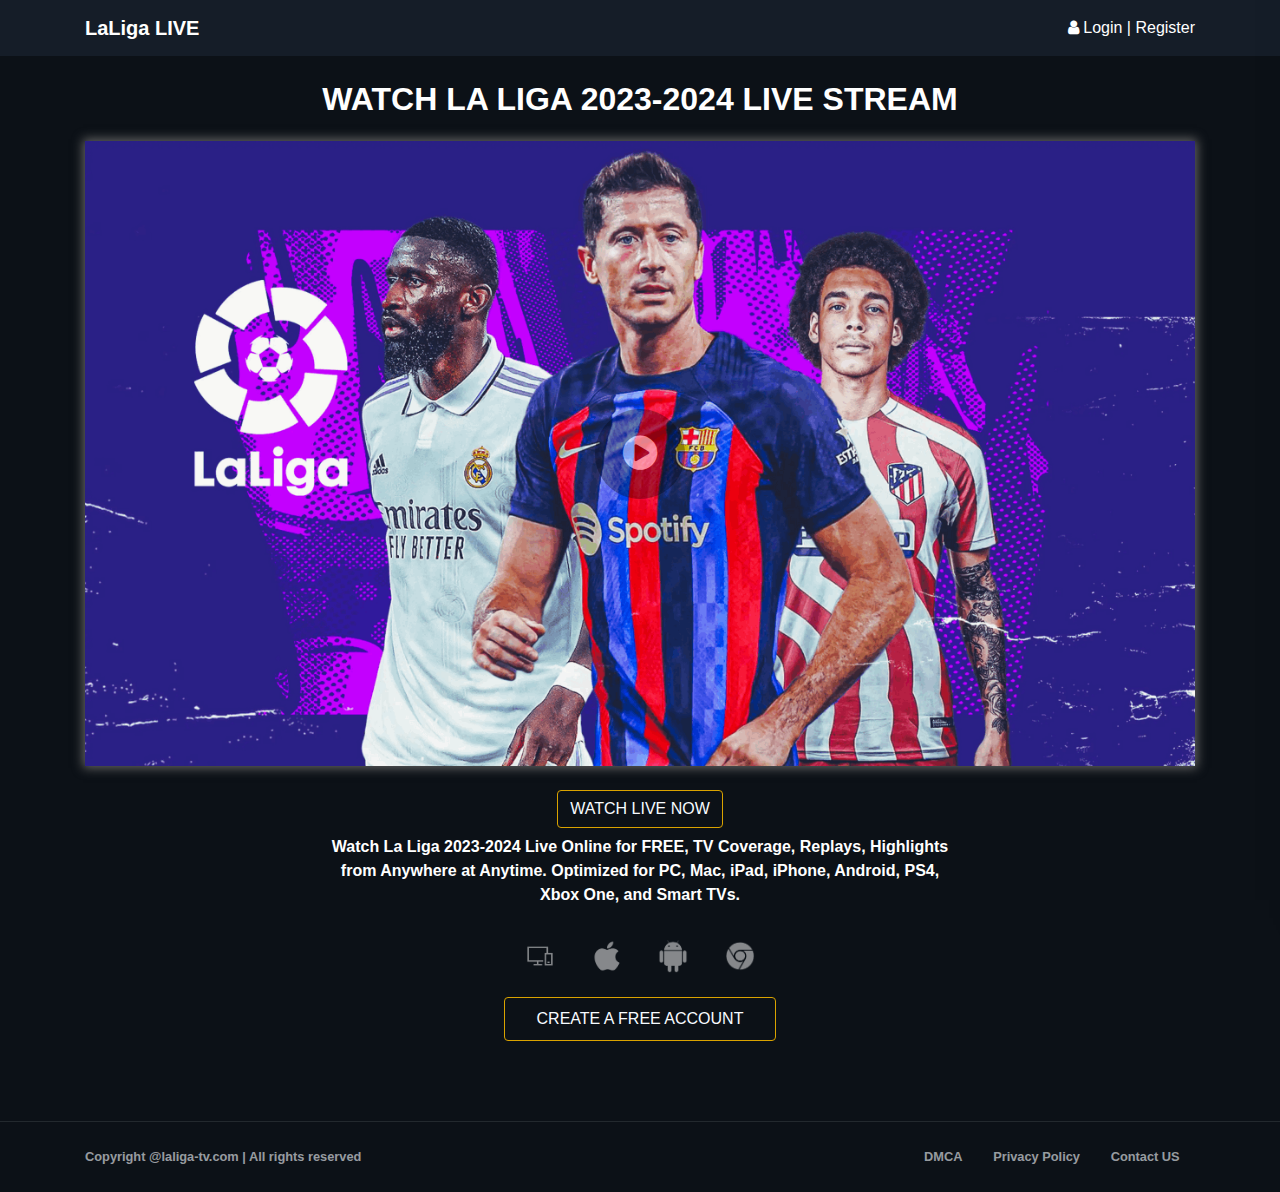
<file: index.html>
<!doctype html>
<html lang="en">
<head>
    <meta charset="utf-8">
    <meta name="viewport" content="width=device-width, initial-scale=1, shrink-to-fit=no">
   
	<meta name="keywords" content="">
    <meta name="author" content="">
	
	<link href="https://i.imgur.com/YObo4dq.png" rel="icon" type="image/ico">
	<link href="https://i.imgur.com/YObo4dq.png" rel="icon" type="image/png">

    <title>STREAM LA LIGA 2023-2024 LIVE</title>
    <meta name="description" content="Watch LA LIGA 2023-2024 Online Without Buffering. Support Android, iPhone, iPad, Tablet." />

    <!-- Bootstrap core CSS -->
    <link href="assets/css/bootstrap.min.css" rel="stylesheet">
	<link href="maxcdn.bootstrapcdn.com/font-awesome/4.3.0/css/font-awesome.min.css" rel="stylesheet">
	
    <!-- Custom styles for this template -->
    <link href="assets/css/style.css" rel="stylesheet">
  </head>

  <body>

    <nav class="navbar navbar-expand-md navbar-dark bg-dark top_menu">
      <div class="container mobile_header">
        <a class="logo navbar-brand" href="register.html"><b>LaLiga LIVE</b></a>
               
        <ul class="nav justify-content-end">
          
          <li class="dropdown">
              <a href="#" class="signin_btn"  role="button" aria-expanded="true">
                  <i class="fa fa-user"></i> Login | </span>
              </a>
			  <a class="affiliate" href="register.html">Register</a>
          </li>

          
        </ul>
        
      </div>
    </nav>

  <div class="container">
      <div class="header">
	  <br>
        <h2 class="text-center"><b style="color: White;">WATCH LA LIGA 2023-2024 LIVE STREAM</h2>
      </div>
      <div class="video_section" id="video">
	  	<center><img class="img img-fluid" src="main.jpg"></center>
        <div class="video_player videoPlayerBtn">
		  <span id="play" class="play-btn-border ease"><i class="fa fa-play-circle headline-round ease" aria-hidden="true"></i></span>
        </div>
		<div class="text-center videoLoading" style="display:none">
			<span class="spinner loading"></span>
         </div>
		 
		 <div class="controls">	
		 	<div class="controlContent">	 	 	
				<div id="leftControls" >
					<i class="fa fa-play controlBtn videoPlayerBtn" aria-hidden="true"></i> &nbsp;&nbsp;	
					<i class="fa fa-volume-up controlBtn" aria-hidden="true"></i>		
				</div>	
				<div id="rightControls">
					<span class="live-badge__icon"></span> LIVE &nbsp;&nbsp;	
					<i class="fa fa-cog"></i> &nbsp;&nbsp;
					<i class="fa fa-arrows icon-size-fullscreen"></i>	
				</div>	
			</div>		
		 </div>
		 
      </div>
      
	  <br />
	  
	  <div class="text-center">
		<a class="btn btn-outline affiliate" href="register.html">Watch Live Now</a>
	  </div>
	    


           <center> <div class="col-md-7">
			<div class="device-features__content text-left">
				<p class="sub_headline"><center>Watch La Liga 2023-2024 Live Online for FREE, TV Coverage, Replays, Highlights from Anywhere at Anytime. Optimized for PC, Mac, iPad, iPhone, Android, PS4, Xbox One, and Smart TVs.<center></p>
				<center> <div class="device-features__brands">
					<img class="img-fluid" width="30" src="assets/img/channels/devices_pc.png" alt="All Devices">
					<img class="img-fluid" width="30" src="assets/img/channels/apple_pc.png" alt="iOS">
					<img class="img-fluid" width="30" src="assets/img/channels/android_pc.png" alt="Android">
					<img class="img-fluid" width="30" src="assets/img/channels/chromecast_pc.png" alt="Chromecast">
				</div> </center> </center>				
				<center> <a href="register.html" class="btn btn-md btn-outline affiliate">Create A Free Account</a> </center>
			</div>
		</div>
	  </div>
  </div>
			   
				     
  <footer class="footer">
      <div class="container">
      	<div class="row">
		  <div class="col-md-6 col-xs-12">
		  	<div class="copyright">Copyright @laliga-tv.com | All rights reserved</div>
		  </div>
		  <div class="col-md-6 col-xs-12">
			<div class="footer__links d-flex justify-content-end">
				<a href="https://www.laliga-tv.com/dmca/" data-page='dmca' data-title="DMCA" class="info">DMCA</a>
				<a href="https://www.laliga-tv.com/privacy-policy/" data-page='privacy'  data-title="Privacy Policy" class="info">Privacy Policy</a>
				<a href="https://www.laliga-tv.com/contact-us/" data-page='terms' data-title="Terms and Condition" class="info">Contact US</a>
				
			</div>
		  </div>
		</div>
      </div>
    </footer>
	
	<div id="singin_panel">
		<div class="signin__close">
		<i class="fa fa-close fa-lg" aria-hidden="true"></i>
		</div>
		
		
		<div class="signin__holder">
			<form id="signinform">
				<div class="signin__default">
					<h1>Sign In</h1>
					<div class="signin__group">
						<label for="email" class="">Email</label>
						<input type="text" id="email" placeholder="Enter your email">
					</div>
					<div class="signin__group">
						<label for="password" class="">Password</label>
						<span class="label-note" id="forgotpass">Forgot Password?</span>
						<input type="password" id="password" placeholder="Enter your password">
					</div>
					<div class="form-alert" style="display: none;">Oops! Your Password or email address Doesn't Match!</div>
					<button class="btn btn-outline btn-md mt-3 singin_btn" type="submit">Sign In</button>
					<div class="signin__footer">
						<a href="register.html" class="affiliate" >Don't have an account? <span>Sign Up</span></a>
					</div>
				</div>
			</form>
			
			<form id="resetpassform">
				<div class="signin__resetpassword" style="display: none;">
					<h1>Reset Password</h1>
					<p class="text-muted">Enter your email address and we'll send you a link to reset your password.</p>
					<div class="signin__group">
						<label for="emailreset" class="">Email</label>
						<input type="text" id="emailreset" placeholder="Enter your email">
					</div>
					<div class="form-alert" style="display: none;"></div>
					<button class="btn btn-outline btn-md mt-3" type="submit">Submit</button>
					<div class="signin__footer">
						<a id="signindefault">Back to Sign In</a>
					</div>
				</div>
			</form>
		</div>
		
		
	</div>
	
	<!-- Modal -->
<div class="modal fade" id="video_modal" tabindex="-1" role="dialog" aria-labelledby="exampleModalLabel" aria-hidden="true">
  <div class="modal-dialog modal-lg" role="document">
    <div class="modal-content">
      <div class="modal-header modal_header_info">
        <h6 class="modal-title text-center" id="exampleModalLabel">Please Sign Up to Watch La Liga 2023-2024 Live Stream Free For Free</h6>
        <button type="button" class="close" data-dismiss="modal" aria-label="Close">
          <span aria-hidden="true">&times;</span>
        </button>
      </div>
      <div class="modal-body">
        <div class="row">
			<div class="col-md-6">
				<div><img class="img-fluid" src="main.jpg" alt="image"></div>
			   
				<h5>Member Login</h5>
				<div class="form-group">
					<input type="text" class="form-control input-sm" id="userid" placeholder="username">
				</div>
				<div class="form-group">
					<input type="password" class="form-control input-sm" id="password" placeholder="password">
				</div>
				<p class="msg">
				</p>
				<input type="button" id="modal_login_btn" class="btn btn-primary" value="Log in">
				<a class="affiliate btn btn-block btn-success" href="register.html" target=""> Sign Up For Free!</a>
			</div>
			<div class="col-md-6">
				<div class="list-group">
					<div class="list-group-item modal-list">
						<h6 class="list-group-item-heading"><i class="fa fa-film biru fa-fw"></i> High Quality Streaming</h6>
						<p class="list-group-item-text">La Liga 2023-2024 live stream are available in the HD Quality or even higher!</p>
					</div>
					<div class="list-group-item modal-list">
						<h6 class="list-group-item-heading"><i class="fa fa-youtube-play pink fa-fw"></i> Watch Without Limits</h6>
						<p class="list-group-item-text">You will get access to all La Liga 2023-2024 stream without any limits.</p>
					</div>
					<div class="list-group-item modal-list">
						<h6 class="list-group-item-heading"><i class="fa fa-ban coklat fa-fw"></i> No Ads, 100% Free Advertising</h6>
						<p class="list-group-item-text">Your account will always be free from all kinds of advertising.</p>
					</div>
					<div class="list-group-item modal-list">
						<h6 class="list-group-item-heading"><i class="fa fa-tablet ijo fa-fw"></i> Watch anytime, anywhere</h6>
						<p class="list-group-item-text">It works on your Mobile, TV, PC or MAC!</p>
					</div>                   
				</div>
			</div>
		</div>
      </div>
	  
    </div>
  </div>
</div>


<div class="modal fade" id="page_modal" tabindex="-1" role="dialog" aria-labelledby="exampleModalLabel" aria-hidden="true">
  <div class="modal-dialog modal-lg" role="document">
    <div class="modal-content">
      <div class="modal-header">
        <h5 class="modal-title" id="info_page_title"></h5>
        <button type="button" class="close" data-dismiss="modal" aria-label="Close">
          <span aria-hidden="true">&times;</span>
        </button>
      </div>
      <div class="modal-body">
        
      </div>
      <div class="modal-footer">
        
      </div>
    </div>
  </div>
</div>

    <!-- Bootstrap core JavaScript
    ================================================== -->
    <!-- Placed at the end of the document so the pages load faster -->
    <script src="assets/js/jquery.min.js"></script>
    <script src="assets/js/bootstrap.min.js"></script>
  </body>


</html>


<script type="text/javascript">
$(function(){
	  $('.signin_btn').on('click', function(e){
	  		e.preventDefault();
	  		$('#singin_panel').addClass('open');
	  });
	  
	  $('.signin__close').on('click', function(e){
	  	e.preventDefault();
	  	$('#singin_panel').removeClass('open');
	  });
	  
	  $('#forgotpass').on('click', function(e){
	  	e.preventDefault();
	  	$('.signin__default').hide();
		$('.signin__resetpassword').show();
	  });
	  
	  $('#signindefault').on('click', function(e) {
	  	e.preventDefault();
	  	$('.signin__default').show();
		$('.signin__resetpassword').hide();
	  });
	  $('.singin_btn').on('click', function(e) {
	  	e.preventDefault();
	  	$('.form-alert').show();
		$('#email').addClass('invalid');
	  });
	  
	  $('.login_btn').on('click', function(e){
	  	e.preventDefault();
	  	$('.login_refresh').show();
		$('.login_btn').hide();
		$('.loginError').hide();
	  	setTimeout(function(){
			$('.memberLogin').hide();
			$('.login_refresh').hide();
			$('.loginError').show();
			$('.login_btn').show();
		},2000);
	  });
	  
	  $('#modal_login_btn').on('click', function(e){
	  	e.preventDefault();
	  	str ="<span class='badge badge-info'>Please wait...</span>";
	  	$('.msg').html(str);
		$('.msg').addClass("");
	  	setTimeout(function(){
			str ="<span class='badge badge-warning'>Wrong Username or Password</span>";
	  		$('.msg').html(str);
		},2000);
	  });
	  
	
	  $('.videoPlayerBtn').on('click', function(e){
	  	e.preventDefault();
		let url=$(this).attr('data-url');
		$('.video_player').hide();
		$('.videoLoading').show();
	
		setTimeout(function(){ 
		 // window.location.href=url;
		 $('#video_modal').modal('show');
		}, 2000);
	  });
	  
	  $('#video_modal').on('hidden.bs.modal', function (e) {
	  		e.preventDefault();
	  		$('.videoLoading').hide();
			$('.video_player').show();
		});
	  
	  $('.info').on('click', function(e){
		 e.preventDefault();
		 var page = $(this).attr('data-page');
		 page = page+'.php'
		 page_title = $(this).attr('data-title');
		 //$("#page_modal").load("http://192.168.0.113/landing_page/dcma.php");
		 $('#page_modal').find('.modal-body').load(page, function(data){
		 	$('#info_page_title').text(page_title);
			$('#page_modal').modal('show');
		 });
		 //alert(page);
	  });
	  
	  $('.affiliate').on('click', function(e){
	  	e.preventDefault();
		window.location = "register.html";
	  });
	  
	  $(document).on('click', '.icon-size-fullscreen', function (e) {
		e.preventDefault();
		launchIntoFullscreen(document.getElementById("video"));
		});
		
		$(document).on('click', '.icon-size-actual', function (e) {
			e.preventDefault();
			exitFullscreen();
		});
	  
	  
  
  });
  
	  function launchIntoFullscreen(element) {
		if(element.requestFullscreen) {
			element.requestFullscreen();
		} else if(element.mozRequestFullScreen) {
			element.mozRequestFullScreen();
		} else if(element.webkitRequestFullscreen) {
			element.webkitRequestFullscreen();
		} else if(element.msRequestFullscreen) {
			element.msRequestFullscreen();
		}
		$(".icon-size-fullscreen").removeClass("icon-size-fullscreen").addClass("icon-size-actual");
	}
	function exitFullscreen() {
		if(document.exitFullscreen) {
			document.exitFullscreen();
		} else if(document.mozCancelFullScreen) {
			document.mozCancelFullScreen();
		} else if(document.webkitExitFullscreen) {
			document.webkitExitFullscreen();
		}
		$(".icon-size-actual").removeClass("icon-size-actual").addClass("icon-size-fullscreen");
	}
	$(document).on('webkitfullscreenchange mozfullscreenchange fullscreenchange', function(e){
		e.preventDefault();
		var fullScreen = document.fullscreenElement || document.mozFullScreenElement || document.webkitFullscreenElement || document.msFullscreenElement ? true : false;
		if ( fullScreen ) {
			$(".icon-size-fullscreen").removeClass("icon-size-fullscreen").addClass("icon-size-actual");
		} else {
			$(".icon-size-actual").removeClass("icon-size-actual").addClass("icon-size-fullscreen");
		}
	});


</script>

   <!-- Histats.com  START  (aync)-->
<script type="text/javascript">var _Hasync= _Hasync|| [];
_Hasync.push(['Histats.start', '1,4825863,4,0,0,0,00010000']);
_Hasync.push(['Histats.fasi', '1']);
_Hasync.push(['Histats.track_hits', '']);
(function() {
var hs = document.createElement('script'); hs.type = 'text/javascript'; hs.async = true;
hs.src = ('//s10.histats.com/js15_as.js');
(document.getElementsByTagName('head')[0] || document.getElementsByTagName('body')[0]).appendChild(hs);
})();</script>
<noscript><a href="/" target="_blank"><img  src="//sstatic1.histats.com/0.gif?4825863&101" alt="stats" border="0"></a></noscript>
<!-- Histats.com  END  -->
</file>
<file: assets/css/style.css>
@font-face {
	font-family:new_sinkin;
	src:url('https://livetvstream.co/');
	font-weight:normal;
	font-style:normal; 
}


body
{
	background: #0c1117;
};
	color: #ffffff;
}


a.btn.live-btn {
	cursor:default !important;
}
.modal {
	color: #000000;
}
.top_menu.bg-dark
{	
    background-color: #151d28!important;
}

.top_menu .dropdown-menu
{
	right: 0;
	left: auto !important;
	padding: 10px;
	min-width:240px;
}

.top_menu ul li a
{
	color: #ffffff;
}
.top_menu ul li a:hover
{
	text-decoration: none;
}
.header{
	padding-bottom:15px;
}
.video_section
{
	position: relative;
	-webkit-box-shadow: 0 0 10px 2px #666666;
    -moz-box-shadow: 0 0 10px 2px #666666;
    box-shadow: 0 0 10px 2px #666666;
}
.video_player {
	top: 50%;
    left: 50%;
	margin-left:-45px;
	margin-top:-45px;
    position: absolute;
	display:flex;
	/*align-items:center;*/
	height:90px;
	width:90px;
	background: rgba(0,0,0,.6);
	border-radius:50%;
	opacity:0.5;
	text-align:center;
	transition: all 0.5s ease-in-out;
}
#play{
	margin:auto;
}
.video_section:hover
{
	opacity:0.8;
}
.video_section:hover .video_player{
	cursor:pointer;
	opacity:1;
	border:5px solid #c00;
	transition: transform 0.5s;
	 -ms-transform: scale(0.8); /* IE 9 */
	  -webkit-transform: scale(0.8); /* Safari 3-8 */
	  transform: scale(0.8); 
}
.play-btn-border .fa {
    font-size: 40px;
}
.spinner.loading:before {
    content: "";
    height: 66px;
    width: 66px;
    margin: -36px auto auto -33px;
    position: absolute;
    top: 50%;
    left: 50%;
    border-width: 3px;
    border-style: solid;
    border-color: #c00 #c00 #111;
    border-radius: 100%;
    animation: rotation .7s infinite linear;
}
@keyframes rotation{
		0% {
		transform: rotate(0);
		}
		100% {
		transform: rotate(359deg);
		}
	}

.controls
{
	height:0px;
	position:relative;	
	padding-top:0px;
}

#leftControls
{
	float:left;
}
#rightControls
{
	float:right;	
}

.controlContent
{
	width:100%;
	position:absolute;
	bottom:-20px;
	padding:0 15px;
	opacity:0;
}
.video_section:hover .controlContent
{
	transition: 0.9s;
	opacity:0.9;
	transform: translateY(-30px);
}

.controlBtn
{
	cursor:pointer;
}


.channels .channel-list {
    max-width: 100px;
    text-align: center;
    min-height: 50px;
    margin:auto;
}
.channels{
	background-color:#151d28;
	padding: 25px 0px;
}
.channels .btn-secondary {
    opacity: .65;
    background-color: transparent;
    border: 1px solid rgba(255,255,255,.5) !important;
}
.live-badge__icon {
    display: inline-block;
    width: 8px;
    height: 8px;
    margin-right: .25em;
    background-color: #fc0017;
    border-radius: 50%;
    -webkit-animation-name: pulse;
    -webkit-animation-duration: 4s;
    -webkit-animation-iteration-count: infinite;
    animation-name: pulse;
    animation-duration: 2s;
    animation-iteration-count: infinite;
}
@keyframes pulse{
		0% {
		opacity: 1;
		}
		50% {
			opacity: .1;
		}
		100% {
			opacity: 1;
		}
	}
.channels .btn {
    border: none;
    font-size: .7rem;
    padding: .5rem 1.5rem;
    text-transform: uppercase; 
    line-height: 1;
}
.features{
	margin:40px 0px;
	background-color: #151d28;
	padding: 25px 0px;
}
.feature_item{
	margin:0px 10px;
}
.feature_text{
    padding-left: 9px;
}
.feature_sub_title{
	font-size:13px;
	color:#6c757d!important;
}
.device-features {
	margin-top:90px;
}
.box_images .col-6 {
	padding:0px;
}
.box_images img{
	
}
.headline {
    font-family: new_sinkin;
    color: #fff;
    font-size: 1.75em;
    margin-bottom: 6px;
	
	font-weight: bold;
    font-style: italic;
}
.sub_headline {
    color: #fff;
    font-size: 1em;
    margin-bottom: .5em;
	font-family: 'Roboto Condensed',sans-serif;
	font-size:14px;
}
.device-features__brands {
    margin-bottom: .5em;
}
.device-features__brands img {
    margin: 1em;
    opacity: .5;
}
.btn-md {
    padding: .8em 2em;
    font-size: 1em;
    line-height: 1;
}
.btn-outline {
    border: 1px solid #daa300;
    color: #f7fbff;
    background-color: transparent;
	text-transform:uppercase;
}
.btn-outline:hover{
	color: #f7fbff;
}
.footer {
    margin-top: 80px;;
    border-top: 1px solid rgba(247,251,255,.1);
    padding: 1.6em 0;
}
.footer .copyright {
    font-size: .8em;
    color: rgba(247,251,255,.6);
}
.footer__links>a {
    display: inline-block;
    color: rgba(247,251,255,.6);
    text-decoration: none;
    font-size: .8em;
    margin: 0 1.2em;
}
.list-group-item-text{
	margin-bottom:0px;
}
.feature {
	margin-top:30px;
}
.modal_header_info{
	background-color: #d9edf7;
}
.list-group{
	margin-bottom:20px;
}

#singin_panel {
	display: flex;
    align-items: center;
    justify-content: center;
    position: fixed;
    z-index: 998;
    top: 0;
    right: 0;
    width: 100%;
    height: 100%;
    max-width: 460px;
    background-color: #151d28;
    padding: 1rem;
    box-shadow: 10px 0 50px #030506;
    transition: 0.5s transform cubic-bezier(1,0,0,1);
    -webkit-transform: translateX(500px);
    transform: translateX(500px);
	font-family:singin_panel;
}
#singin_panel.open {
	webkit-transform: translateX(0);
    transform: translateX(0);
    transition: 0.5s transform cubic-bezier(1,0,0,1);
}
.signin__close {
    position: absolute;
    top: 0;
    left: 0;
    width: 50px;
    height: 50px;
    line-height: 50px;
    text-align: center;
    background-color: rgba(247,251,255,0.1);
    cursor: pointer;
    display: block;
}


.signin__holder {
    width: 100%;
    max-width: 320px;
}
.signin__group {
    position: relative;
    width: 100%;
}
label {
    color: rgba(255,255,255,0.5);
    font-size: 0.95em;
}
input, label {
    display: block;
    width: 100%;
}
input {
    color: rgba(255,255,255,0.5);
    background-color: rgba(247,251,255,0.1);
    border: 1px solid transparent;
    padding: 0.75rem;
    height: 50px;
    margin-bottom: 1rem;
    transition: 0.2s border ease-in-out;
}
#singin_panel button {
    width: 100%;
}
.signin__footer {
    text-align: center;
    margin-top: 1rem;
    padding: 1rem;
}
.signin__footer >a {
    color: rgba(255,255,255,0.25);
    cursor: pointer;
}
.signin__footer >a span {
    color: rgba(255,255,255,0.5);
}
button, a {
    -webkit-transition: all 0.3s ease-in-out;
    transition: all 0.3s ease-in-out;
}
.label-note:hover {
    color: rgba(255,255,255,0.5);
}
.label-note {
    position: absolute;
    top: 0;
    right: 0;
    font-size: 12px;
    color: rgba(255,255,255,0.25);
    cursor: pointer;
}
input.invalid {
    border-color: #fc0017;
}
.form-alert {
    font-size: 0.85rem;
    padding: 0.75rem;
    background: rgba(252,0,23,0.4);
    text-align: center;
    color: rgba(255,255,255,0.8);
}
@media(max-width:767px){
	.channel_box{
		display:flex;
		padding:5px 20px;
	}
	.channel-list{
		margin-left:0px !important;
	}
	.feature_item{
		margin:5px 10px;	
	}
	.device-features__content{
		padding-top:30px;
		text-align:center !important;
	}
	.copyright{
		text-align:center;
	}
	.footer__links{
		padding-top:20px;
		padding-bottom:10px;
	}
	.footer__links>a {
  	   margin: 0 1em;
	}
	.video_player_button {
		font-size: 1.3em;
	}
	.video_player {
		margin-left: -25px;
		margin-top: -25px;
		height: 50px;
		width: 50px;
	}
	.device-features {
		margin-top: 0px;
	}
	.list-group{
		margin-top:20px;
	}
	.box_images{
		padding-top:0px;
	}
	
	.spinner.loading:before {
		content: "";
		height: 40px;
		width: 40px;
		margin: -22px auto auto -20px;
		position: absolute;
		top: 50%;
		left: 50%;
		border-width: 3px;
		border-style: solid;
		border-color: #c00 #c00 #111;
		border-radius: 100%;
		animation: rotation .7s infinite linear;
	}
}
@media(max-width:367px){
	.navbar .logo{
		width:50%;
	}
	.navbar .logo img{
		width:90%;
	}
	.navbar-brand{
		margin-right:0px;
	}
	
	.spinner.loading:before {
		content: "";
		height: 50px;
		width: 50px;
		margin: -26px auto auto -25px;
		position: absolute;
		top: 50%;
		left: 50%;
		border-width: 3px;
		border-style: solid;
		border-color: #c00 #c00 #111;
		border-radius: 100%;
		animation: rotation .7s infinite linear;
	}
	
}
</file>
